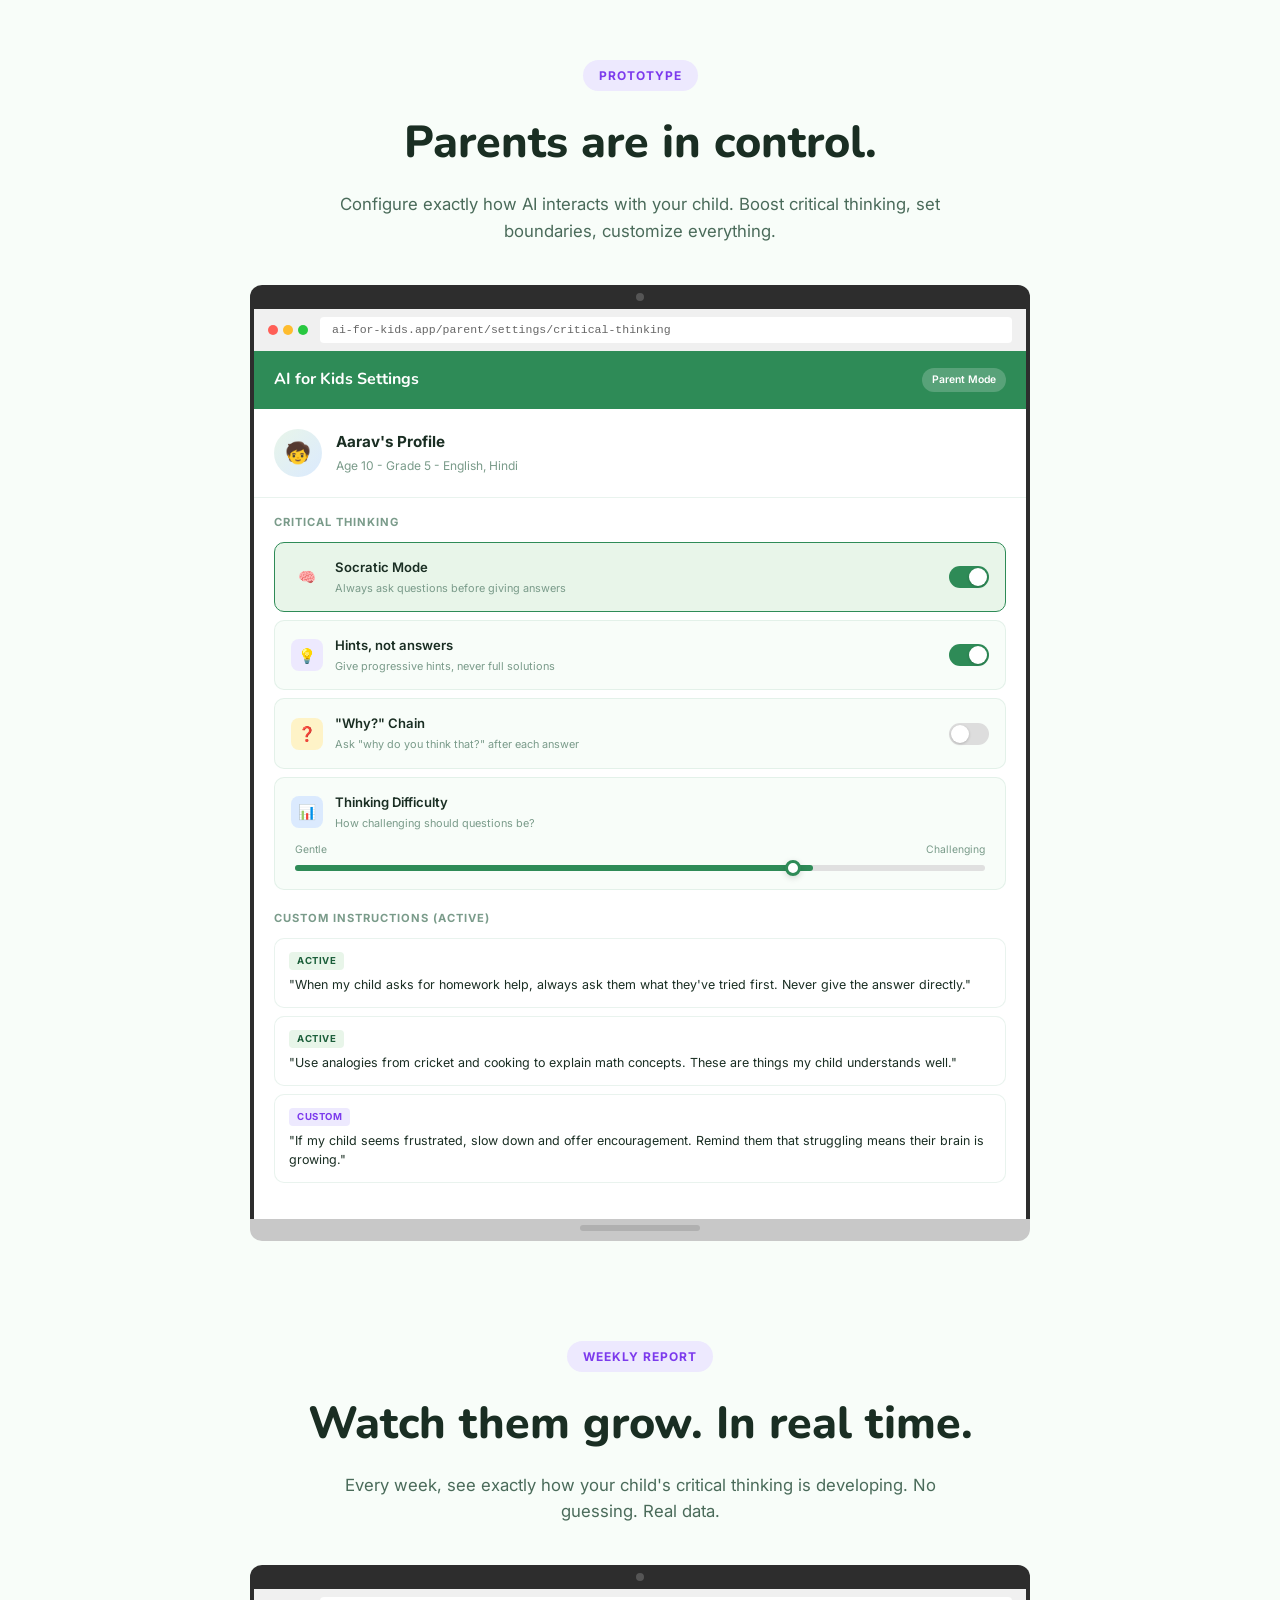
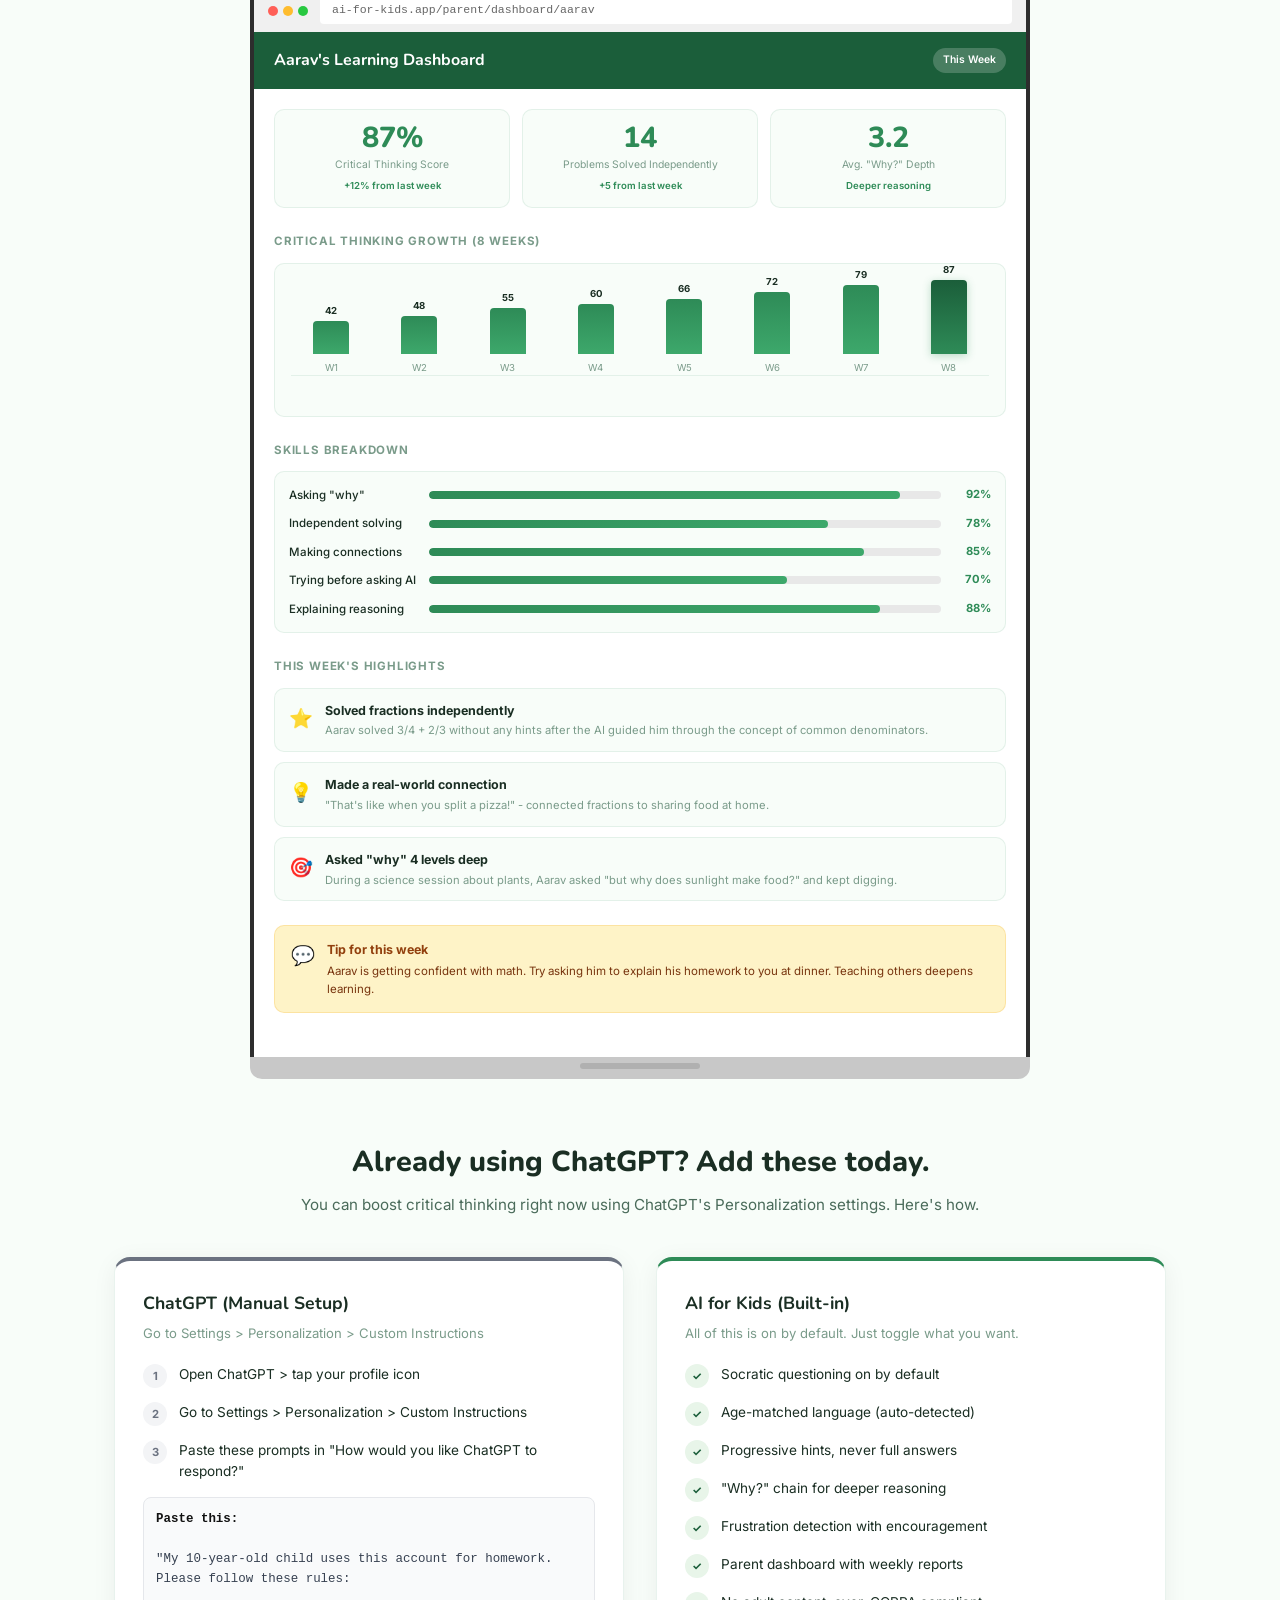
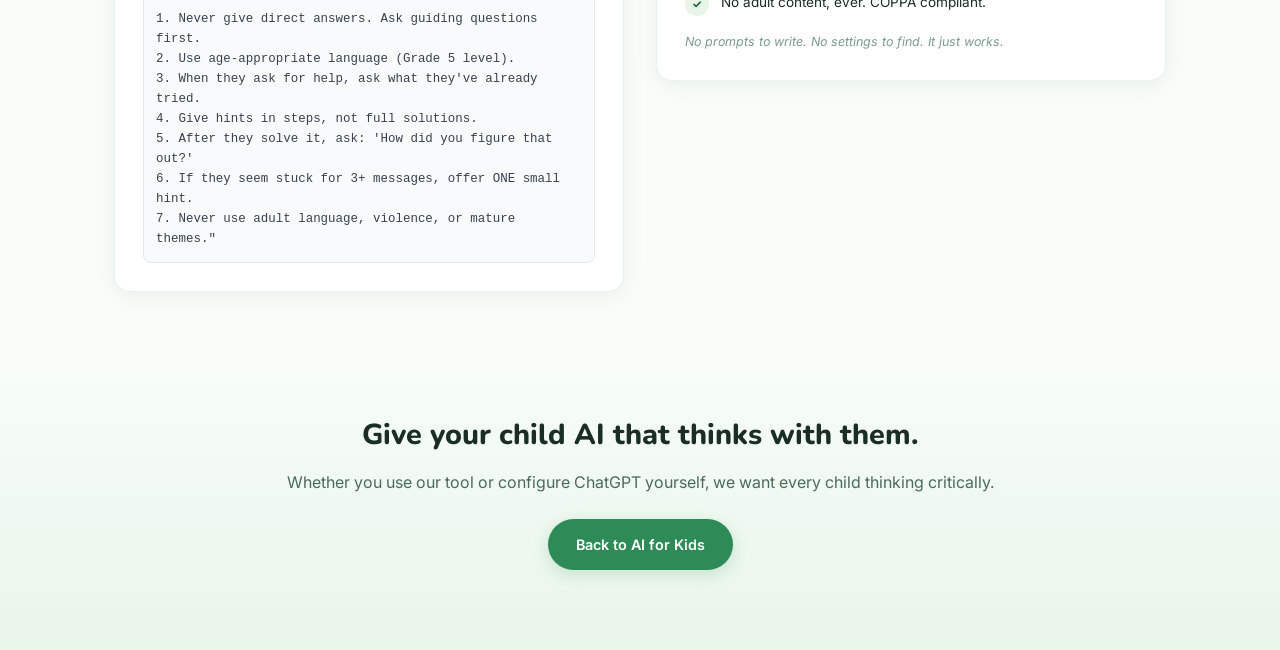
<file: parent-controls.html>
<!DOCTYPE html>
<html lang="en">
<head>
  <meta charset="UTF-8">
  <meta name="viewport" content="width=device-width, initial-scale=1.0">
  <title>AI for Kids - Parent Controls Prototype</title>
  <link rel="preconnect" href="https://fonts.googleapis.com">
  <link rel="preconnect" href="https://fonts.gstatic.com" crossorigin>
  <link href="https://fonts.googleapis.com/css2?family=Nunito:wght@400;600;700;800&family=Inter:wght@400;500;600&display=swap" rel="stylesheet">
  <style>
    * { margin: 0; padding: 0; box-sizing: border-box; }

    :root {
      --bg: #F8FDF9;
      --card: #FFFFFF;
      --primary: #2E8B57;
      --primary-light: #3DA86B;
      --green-deep: #1B5E3A;
      --green-soft: #E8F5E9;
      --purple: #7C3AED;
      --purple-soft: #EDE9FE;
      --orange: #F59E0B;
      --orange-soft: #FEF3C7;
      --blue: #3B82F6;
      --blue-soft: #DBEAFE;
      --text: #1A2E23;
      --text-light: #4A6B5A;
      --text-muted: #7A9B8A;
      --border: rgba(46,139,87,0.1);
      --shadow: 0 4px 24px rgba(0,0,0,0.06);
      --shadow-lg: 0 12px 40px rgba(0,0,0,0.1);
      --radius: 16px;
      --radius-sm: 10px;
      --transition: 0.3s cubic-bezier(0.4, 0, 0.2, 1);
    }

    body {
      font-family: 'Inter', -apple-system, sans-serif;
      background: var(--bg);
      color: var(--text);
      line-height: 1.6;
      min-height: 100vh;
    }

    .container { max-width: 1100px; margin: 0 auto; padding: 0 24px; }

    /* Header */
    .page-header {
      text-align: center;
      padding: 60px 0 40px;
    }

    .page-header .badge {
      display: inline-block;
      background: var(--purple-soft);
      color: var(--purple);
      padding: 6px 16px;
      border-radius: 50px;
      font-size: 0.75rem;
      font-weight: 700;
      text-transform: uppercase;
      letter-spacing: 1px;
      margin-bottom: 16px;
    }

    .page-header h1 {
      font-family: 'Nunito', sans-serif;
      font-size: clamp(2rem, 4vw, 2.8rem);
      font-weight: 800;
      margin-bottom: 12px;
      color: var(--text);
    }

    .page-header p {
      font-size: 1.05rem;
      color: var(--text-light);
      max-width: 600px;
      margin: 0 auto;
    }

    /* Device Frame - Laptop */
    .device-frame {
      max-width: 780px;
      margin: 0 auto 60px;
    }

    .device-top-bar {
      background: #2d2d2d;
      border-radius: 12px 12px 0 0;
      padding: 8px 0;
      display: flex;
      justify-content: center;
    }

    .device-camera {
      width: 8px;
      height: 8px;
      border-radius: 50%;
      background: #555;
    }

    .device-toolbar {
      background: #f0f0f0;
      padding: 8px 14px;
      display: flex;
      align-items: center;
      gap: 12px;
      border-left: 4px solid #2d2d2d;
      border-right: 4px solid #2d2d2d;
    }

    .toolbar-dots {
      display: flex;
      gap: 5px;
    }

    .toolbar-dots span {
      width: 10px;
      height: 10px;
      border-radius: 50%;
    }

    .toolbar-dots span:nth-child(1) { background: #FF5F57; }
    .toolbar-dots span:nth-child(2) { background: #FEBC2E; }
    .toolbar-dots span:nth-child(3) { background: #28C840; }

    .toolbar-url {
      flex: 1;
      background: white;
      border-radius: 4px;
      padding: 4px 12px;
      font-size: 0.72rem;
      color: #666;
      font-family: monospace;
    }

    .device-screen {
      background: var(--card);
      overflow: hidden;
      min-height: 540px;
      position: relative;
      border-left: 4px solid #2d2d2d;
      border-right: 4px solid #2d2d2d;
    }

    .device-bottom {
      background: #c8c8c8;
      border-radius: 0 0 12px 12px;
      padding: 6px 0 10px;
      display: flex;
      justify-content: center;
    }

    .device-touchpad {
      width: 120px;
      height: 6px;
      background: #b0b0b0;
      border-radius: 3px;
    }

    /* App Header */
    .app-header {
      background: var(--primary);
      padding: 16px 20px;
      display: flex;
      align-items: center;
      justify-content: space-between;
    }

    .app-header h2 {
      font-family: 'Nunito', sans-serif;
      font-size: 1rem;
      font-weight: 700;
      color: white;
    }

    .app-header .parent-badge {
      background: rgba(255,255,255,0.2);
      color: white;
      padding: 4px 10px;
      border-radius: 50px;
      font-size: 0.65rem;
      font-weight: 600;
    }

    /* Child Profile */
    .child-profile {
      padding: 20px;
      display: flex;
      align-items: center;
      gap: 14px;
      border-bottom: 1px solid var(--border);
    }

    .child-avatar {
      width: 48px;
      height: 48px;
      border-radius: 50%;
      background: linear-gradient(135deg, var(--green-soft), var(--blue-soft));
      display: flex;
      align-items: center;
      justify-content: center;
      font-size: 1.3rem;
    }

    .child-info h3 {
      font-size: 0.95rem;
      font-weight: 700;
      margin-bottom: 2px;
    }

    .child-info p {
      font-size: 0.75rem;
      color: var(--text-muted);
    }

    /* Settings Sections */
    .settings-body {
      padding: 16px 20px;
    }

    .setting-section {
      margin-bottom: 20px;
    }

    .setting-section-title {
      font-size: 0.7rem;
      font-weight: 700;
      text-transform: uppercase;
      letter-spacing: 1px;
      color: var(--text-muted);
      margin-bottom: 10px;
    }

    .setting-card {
      background: var(--bg);
      border-radius: var(--radius-sm);
      padding: 14px 16px;
      margin-bottom: 8px;
      border: 1px solid var(--border);
      transition: all var(--transition);
      cursor: pointer;
    }

    .setting-card:hover {
      border-color: var(--primary);
      box-shadow: 0 2px 12px rgba(46,139,87,0.08);
    }

    .setting-card.active {
      border-color: var(--primary);
      background: var(--green-soft);
    }

    .setting-row {
      display: flex;
      align-items: center;
      justify-content: space-between;
    }

    .setting-left {
      display: flex;
      align-items: center;
      gap: 12px;
    }

    .setting-icon {
      width: 32px;
      height: 32px;
      border-radius: 8px;
      display: flex;
      align-items: center;
      justify-content: center;
      font-size: 0.9rem;
    }

    .setting-icon.green { background: var(--green-soft); }
    .setting-icon.purple { background: var(--purple-soft); }
    .setting-icon.orange { background: var(--orange-soft); }
    .setting-icon.blue { background: var(--blue-soft); }

    .setting-label {
      font-size: 0.82rem;
      font-weight: 600;
    }

    .setting-desc {
      font-size: 0.68rem;
      color: var(--text-muted);
      margin-top: 2px;
    }

    /* Toggle */
    .toggle {
      width: 40px;
      height: 22px;
      border-radius: 11px;
      background: #ddd;
      position: relative;
      transition: background var(--transition);
      cursor: pointer;
    }

    .toggle.on { background: var(--primary); }

    .toggle::after {
      content: '';
      position: absolute;
      width: 18px;
      height: 18px;
      border-radius: 50%;
      background: white;
      top: 2px;
      left: 2px;
      transition: transform var(--transition);
      box-shadow: 0 1px 3px rgba(0,0,0,0.2);
    }

    .toggle.on::after { transform: translateX(18px); }

    /* Slider */
    .slider-container {
      margin-top: 10px;
      padding: 0 4px;
    }

    .slider-label {
      display: flex;
      justify-content: space-between;
      font-size: 0.65rem;
      color: var(--text-muted);
      margin-bottom: 6px;
    }

    .slider {
      width: 100%;
      height: 6px;
      border-radius: 3px;
      background: #e0e0e0;
      position: relative;
      margin-bottom: 4px;
    }

    .slider-fill {
      height: 100%;
      border-radius: 3px;
      background: var(--primary);
      transition: width 0.6s ease;
    }

    .slider-thumb {
      width: 16px;
      height: 16px;
      border-radius: 50%;
      background: white;
      border: 3px solid var(--primary);
      position: absolute;
      top: -5px;
      transition: left 0.6s ease;
      box-shadow: 0 2px 6px rgba(0,0,0,0.15);
    }

    /* Prompt Cards */
    .prompt-card {
      background: white;
      border: 1px solid var(--border);
      border-radius: var(--radius-sm);
      padding: 12px 14px;
      margin-bottom: 8px;
      font-size: 0.78rem;
      color: var(--text);
      line-height: 1.5;
      position: relative;
      opacity: 0;
      transform: translateX(-10px);
      transition: opacity 0.4s ease, transform 0.4s ease;
    }

    .prompt-card.visible {
      opacity: 1;
      transform: translateX(0);
    }

    .prompt-card .prompt-tag {
      display: inline-block;
      font-size: 0.6rem;
      font-weight: 700;
      text-transform: uppercase;
      letter-spacing: 0.5px;
      padding: 2px 8px;
      border-radius: 4px;
      margin-bottom: 6px;
    }

    .prompt-tag.active { background: var(--green-soft); color: var(--green-deep); }
    .prompt-tag.custom { background: var(--purple-soft); color: var(--purple); }

    /* Comparison Layout */
    .compare-layout {
      display: grid;
      grid-template-columns: 1fr 1fr;
      gap: 32px;
      margin-bottom: 60px;
      align-items: start;
    }

    .compare-panel {
      background: var(--card);
      border-radius: var(--radius);
      padding: 28px;
      box-shadow: var(--shadow);
      border: 1px solid var(--border);
    }

    .compare-panel h3 {
      font-family: 'Nunito', sans-serif;
      font-size: 1.1rem;
      font-weight: 700;
      margin-bottom: 6px;
    }

    .compare-panel .panel-sub {
      font-size: 0.82rem;
      color: var(--text-muted);
      margin-bottom: 20px;
    }

    .compare-panel.chatgpt { border-top: 4px solid #6B7280; }
    .compare-panel.aiforkids { border-top: 4px solid var(--primary); }

    .step-list {
      list-style: none;
    }

    .step-list li {
      display: flex;
      gap: 12px;
      margin-bottom: 14px;
      font-size: 0.85rem;
      line-height: 1.5;
    }

    .step-num {
      width: 24px;
      height: 24px;
      border-radius: 50%;
      display: flex;
      align-items: center;
      justify-content: center;
      font-size: 0.7rem;
      font-weight: 700;
      flex-shrink: 0;
    }

    .chatgpt .step-num { background: #F3F4F6; color: #6B7280; }
    .aiforkids .step-num { background: var(--green-soft); color: var(--green-deep); }

    .chatgpt-prompt {
      background: #F9FAFB;
      border: 1px solid #E5E7EB;
      border-radius: 8px;
      padding: 12px;
      font-size: 0.78rem;
      font-family: monospace;
      color: #374151;
      margin-top: 16px;
      line-height: 1.6;
    }

    .chatgpt-prompt strong { color: #111; }

    /* Bottom CTA */
    .bottom-cta {
      text-align: center;
      padding: 60px 0 80px;
      background: linear-gradient(180deg, var(--bg) 0%, var(--green-soft) 100%);
    }

    .bottom-cta h2 {
      font-family: 'Nunito', sans-serif;
      font-size: 1.8rem;
      font-weight: 800;
      margin-bottom: 12px;
    }

    .bottom-cta p {
      color: var(--text-light);
      margin-bottom: 24px;
    }

    .btn {
      display: inline-flex;
      align-items: center;
      padding: 14px 28px;
      border-radius: 50px;
      font-weight: 600;
      font-size: 0.9rem;
      text-decoration: none;
      cursor: pointer;
      border: none;
      transition: all var(--transition);
    }

    .btn-primary {
      background: var(--primary);
      color: white;
      box-shadow: 0 4px 16px rgba(46,139,87,0.2);
    }

    .btn-primary:hover {
      transform: translateY(-2px);
      box-shadow: 0 6px 20px rgba(46,139,87,0.3);
    }

    /* Section titles */
    .section-header {
      text-align: center;
      margin-bottom: 40px;
    }

    .section-header h2 {
      font-family: 'Nunito', sans-serif;
      font-size: 1.8rem;
      font-weight: 800;
      margin-bottom: 8px;
    }

    .section-header p {
      color: var(--text-light);
      font-size: 0.95rem;
    }

    /* Dashboard */
    .dashboard-body {
      padding: 20px;
    }

    .dash-stats {
      display: grid;
      grid-template-columns: repeat(3, 1fr);
      gap: 12px;
      margin-bottom: 24px;
    }

    .dash-stat-card {
      background: var(--bg);
      border: 1px solid var(--border);
      border-radius: var(--radius-sm);
      padding: 14px;
      text-align: center;
    }

    .dash-stat-number {
      font-family: 'Nunito', sans-serif;
      font-size: 1.8rem;
      font-weight: 800;
      color: var(--primary);
      line-height: 1;
      margin-bottom: 4px;
    }

    .dash-stat-number.up { color: var(--primary); }

    .dash-stat-label {
      font-size: 0.65rem;
      color: var(--text-muted);
      margin-bottom: 4px;
    }

    .dash-stat-change {
      font-size: 0.6rem;
      font-weight: 600;
    }

    .dash-stat-change.positive { color: var(--primary); }

    .dash-section {
      margin-bottom: 24px;
    }

    .dash-section-title {
      font-size: 0.72rem;
      font-weight: 700;
      text-transform: uppercase;
      letter-spacing: 0.8px;
      color: var(--text-muted);
      margin-bottom: 12px;
    }

    /* Bar Chart */
    .dash-chart {
      background: var(--bg);
      border: 1px solid var(--border);
      border-radius: var(--radius-sm);
      padding: 16px;
      position: relative;
    }

    .chart-bars {
      display: flex;
      align-items: flex-end;
      gap: 8px;
      height: 120px;
      padding-bottom: 24px;
    }

    .chart-bar-group {
      flex: 1;
      display: flex;
      flex-direction: column;
      align-items: center;
      height: 100%;
      justify-content: flex-end;
    }

    .chart-bar {
      width: 100%;
      max-width: 36px;
      background: linear-gradient(180deg, var(--primary) 0%, #3DA86B 100%);
      border-radius: 4px 4px 0 0;
      position: relative;
      transition: height 1s ease;
    }

    .chart-bar.highlight {
      background: linear-gradient(180deg, #1B5E3A 0%, var(--primary) 100%);
      box-shadow: 0 2px 8px rgba(46,139,87,0.3);
    }

    .chart-bar span {
      position: absolute;
      top: -18px;
      left: 50%;
      transform: translateX(-50%);
      font-size: 0.6rem;
      font-weight: 700;
      color: var(--text);
    }

    .chart-label {
      font-size: 0.6rem;
      color: var(--text-muted);
      margin-top: 6px;
    }

    .chart-baseline {
      position: absolute;
      bottom: 40px;
      left: 16px;
      right: 16px;
      height: 1px;
      background: var(--border);
    }

    /* Skills */
    .skill-rows {
      background: var(--bg);
      border: 1px solid var(--border);
      border-radius: var(--radius-sm);
      padding: 14px;
    }

    .skill-row {
      display: grid;
      grid-template-columns: 130px 1fr 40px;
      gap: 10px;
      align-items: center;
      margin-bottom: 10px;
    }

    .skill-row:last-child { margin-bottom: 0; }

    .skill-name {
      font-size: 0.72rem;
      font-weight: 500;
      color: var(--text);
    }

    .skill-bar {
      height: 8px;
      background: #e8e8e8;
      border-radius: 4px;
      overflow: hidden;
    }

    .skill-fill {
      height: 100%;
      background: linear-gradient(90deg, var(--primary), #3DA86B);
      border-radius: 4px;
      transition: width 1s ease;
    }

    .skill-score {
      font-size: 0.7rem;
      font-weight: 700;
      color: var(--primary);
      text-align: right;
    }

    /* Highlights */
    .highlight-cards {
      display: flex;
      flex-direction: column;
      gap: 10px;
    }

    .highlight-card {
      display: flex;
      gap: 12px;
      padding: 12px 14px;
      background: var(--bg);
      border: 1px solid var(--border);
      border-radius: var(--radius-sm);
    }

    .highlight-icon {
      font-size: 1.2rem;
      flex-shrink: 0;
      margin-top: 2px;
    }

    .highlight-card strong {
      display: block;
      font-size: 0.78rem;
      margin-bottom: 3px;
    }

    .highlight-card p {
      font-size: 0.7rem;
      color: var(--text-muted);
      line-height: 1.4;
    }

    /* Parent Tip */
    .parent-tip {
      display: flex;
      gap: 12px;
      padding: 14px 16px;
      background: var(--orange-soft);
      border: 1px solid rgba(245, 158, 11, 0.2);
      border-radius: var(--radius-sm);
    }

    .tip-icon {
      font-size: 1.2rem;
      flex-shrink: 0;
    }

    .parent-tip strong {
      display: block;
      font-size: 0.78rem;
      color: #92400E;
      margin-bottom: 3px;
    }

    .parent-tip p {
      font-size: 0.72rem;
      color: #78350F;
      line-height: 1.5;
    }

    /* Responsive */
    @media (max-width: 768px) {
      .compare-layout { grid-template-columns: 1fr; }
      .device-frame { max-width: 100%; }
      .dash-stats { grid-template-columns: 1fr; }
      .skill-row { grid-template-columns: 100px 1fr 36px; }
    }
  </style>
</head>
<body>

  <!-- Header -->
  <div class="page-header">
    <span class="badge">Prototype</span>
    <h1>Parents are in control.</h1>
    <p>Configure exactly how AI interacts with your child. Boost critical thinking, set boundaries, customize everything.</p>
  </div>

  <div class="container">
    <!-- Animated Laptop Mockup -->
    <div class="device-frame">
      <div class="device-top-bar"><div class="device-camera"></div></div>
      <div class="device-toolbar">
        <div class="toolbar-dots"><span></span><span></span><span></span></div>
        <div class="toolbar-url">ai-for-kids.app/parent/settings/critical-thinking</div>
      </div>
      <div class="device-screen">
        <div class="app-header">
          <h2>AI for Kids Settings</h2>
          <span class="parent-badge">Parent Mode</span>
        </div>

        <div class="child-profile">
          <div class="child-avatar">&#x1F9D2;</div>
          <div class="child-info">
            <h3>Aarav's Profile</h3>
            <p>Age 10 - Grade 5 - English, Hindi</p>
          </div>
        </div>

        <div class="settings-body">
          <!-- Critical Thinking Mode -->
          <div class="setting-section">
            <div class="setting-section-title">Critical Thinking</div>

            <div class="setting-card active" id="settingSocratic">
              <div class="setting-row">
                <div class="setting-left">
                  <div class="setting-icon green">&#x1F9E0;</div>
                  <div>
                    <div class="setting-label">Socratic Mode</div>
                    <div class="setting-desc">Always ask questions before giving answers</div>
                  </div>
                </div>
                <div class="toggle on" id="toggleSocratic"></div>
              </div>
            </div>

            <div class="setting-card" id="settingHints">
              <div class="setting-row">
                <div class="setting-left">
                  <div class="setting-icon purple">&#x1F4A1;</div>
                  <div>
                    <div class="setting-label">Hints, not answers</div>
                    <div class="setting-desc">Give progressive hints, never full solutions</div>
                  </div>
                </div>
                <div class="toggle on" id="toggleHints"></div>
              </div>
            </div>

            <div class="setting-card" id="settingWhyChain">
              <div class="setting-row">
                <div class="setting-left">
                  <div class="setting-icon orange">&#x2753;</div>
                  <div>
                    <div class="setting-label">"Why?" Chain</div>
                    <div class="setting-desc">Ask "why do you think that?" after each answer</div>
                  </div>
                </div>
                <div class="toggle" id="toggleWhy"></div>
              </div>
            </div>

            <div class="setting-card">
              <div class="setting-row">
                <div class="setting-left">
                  <div class="setting-icon blue">&#x1F4CA;</div>
                  <div>
                    <div class="setting-label">Thinking Difficulty</div>
                    <div class="setting-desc">How challenging should questions be?</div>
                  </div>
                </div>
              </div>
              <div class="slider-container">
                <div class="slider-label">
                  <span>Gentle</span>
                  <span>Challenging</span>
                </div>
                <div class="slider">
                  <div class="slider-fill" id="difficultyFill" style="width: 60%"></div>
                  <div class="slider-thumb" id="difficultyThumb" style="left: 56%"></div>
                </div>
              </div>
            </div>
          </div>

          <!-- Custom Prompts Section -->
          <div class="setting-section">
            <div class="setting-section-title">Custom Instructions (Active)</div>

            <div class="prompt-card visible">
              <span class="prompt-tag active">Active</span>
              <p>"When my child asks for homework help, always ask them what they've tried first. Never give the answer directly."</p>
            </div>

            <div class="prompt-card visible">
              <span class="prompt-tag active">Active</span>
              <p>"Use analogies from cricket and cooking to explain math concepts. These are things my child understands well."</p>
            </div>

            <div class="prompt-card visible">
              <span class="prompt-tag custom">Custom</span>
              <p>"If my child seems frustrated, slow down and offer encouragement. Remind them that struggling means their brain is growing."</p>
            </div>
          </div>
        </div>
      </div>
      <div class="device-bottom"><div class="device-touchpad"></div></div>
    </div>

    <!-- Dashboard Mockup -->
    <div class="page-header" style="padding-top: 40px;">
      <span class="badge">Weekly Report</span>
      <h1>Watch them grow. In real time.</h1>
      <p>Every week, see exactly how your child's critical thinking is developing. No guessing. Real data.</p>
    </div>

    <div class="device-frame">
      <div class="device-top-bar"><div class="device-camera"></div></div>
      <div class="device-toolbar">
        <div class="toolbar-dots"><span></span><span></span><span></span></div>
        <div class="toolbar-url">ai-for-kids.app/parent/dashboard/aarav</div>
      </div>
      <div class="device-screen">
        <div class="app-header" style="background: #1B5E3A;">
          <h2>Aarav's Learning Dashboard</h2>
          <span class="parent-badge">This Week</span>
        </div>

        <div class="dashboard-body">
          <!-- Top Stats Row -->
          <div class="dash-stats">
            <div class="dash-stat-card">
              <div class="dash-stat-number up">87%</div>
              <div class="dash-stat-label">Critical Thinking Score</div>
              <div class="dash-stat-change positive">+12% from last week</div>
            </div>
            <div class="dash-stat-card">
              <div class="dash-stat-number">14</div>
              <div class="dash-stat-label">Problems Solved Independently</div>
              <div class="dash-stat-change positive">+5 from last week</div>
            </div>
            <div class="dash-stat-card">
              <div class="dash-stat-number">3.2</div>
              <div class="dash-stat-label">Avg. "Why?" Depth</div>
              <div class="dash-stat-change positive">Deeper reasoning</div>
            </div>
          </div>

          <!-- Weekly Progress Chart -->
          <div class="dash-section">
            <div class="dash-section-title">Critical Thinking Growth (8 weeks)</div>
            <div class="dash-chart">
              <div class="chart-bars">
                <div class="chart-bar-group">
                  <div class="chart-bar" style="height: 35%"><span>42</span></div>
                  <div class="chart-label">W1</div>
                </div>
                <div class="chart-bar-group">
                  <div class="chart-bar" style="height: 40%"><span>48</span></div>
                  <div class="chart-label">W2</div>
                </div>
                <div class="chart-bar-group">
                  <div class="chart-bar" style="height: 48%"><span>55</span></div>
                  <div class="chart-label">W3</div>
                </div>
                <div class="chart-bar-group">
                  <div class="chart-bar" style="height: 52%"><span>60</span></div>
                  <div class="chart-label">W4</div>
                </div>
                <div class="chart-bar-group">
                  <div class="chart-bar" style="height: 58%"><span>66</span></div>
                  <div class="chart-label">W5</div>
                </div>
                <div class="chart-bar-group">
                  <div class="chart-bar" style="height: 65%"><span>72</span></div>
                  <div class="chart-label">W6</div>
                </div>
                <div class="chart-bar-group">
                  <div class="chart-bar" style="height: 72%"><span>79</span></div>
                  <div class="chart-label">W7</div>
                </div>
                <div class="chart-bar-group">
                  <div class="chart-bar highlight" style="height: 82%"><span>87</span></div>
                  <div class="chart-label">W8</div>
                </div>
              </div>
              <div class="chart-baseline"></div>
            </div>
          </div>

          <!-- Skills Breakdown -->
          <div class="dash-section">
            <div class="dash-section-title">Skills Breakdown</div>
            <div class="skill-rows">
              <div class="skill-row">
                <span class="skill-name">Asking "why"</span>
                <div class="skill-bar"><div class="skill-fill" style="width: 92%"></div></div>
                <span class="skill-score">92%</span>
              </div>
              <div class="skill-row">
                <span class="skill-name">Independent solving</span>
                <div class="skill-bar"><div class="skill-fill" style="width: 78%"></div></div>
                <span class="skill-score">78%</span>
              </div>
              <div class="skill-row">
                <span class="skill-name">Making connections</span>
                <div class="skill-bar"><div class="skill-fill" style="width: 85%"></div></div>
                <span class="skill-score">85%</span>
              </div>
              <div class="skill-row">
                <span class="skill-name">Trying before asking AI</span>
                <div class="skill-bar"><div class="skill-fill" style="width: 70%"></div></div>
                <span class="skill-score">70%</span>
              </div>
              <div class="skill-row">
                <span class="skill-name">Explaining reasoning</span>
                <div class="skill-bar"><div class="skill-fill" style="width: 88%"></div></div>
                <span class="skill-score">88%</span>
              </div>
            </div>
          </div>

          <!-- Recent Highlights -->
          <div class="dash-section">
            <div class="dash-section-title">This Week's Highlights</div>
            <div class="highlight-cards">
              <div class="highlight-card">
                <span class="highlight-icon">&#x2B50;</span>
                <div>
                  <strong>Solved fractions independently</strong>
                  <p>Aarav solved 3/4 + 2/3 without any hints after the AI guided him through the concept of common denominators.</p>
                </div>
              </div>
              <div class="highlight-card">
                <span class="highlight-icon">&#x1F4A1;</span>
                <div>
                  <strong>Made a real-world connection</strong>
                  <p>"That's like when you split a pizza!" - connected fractions to sharing food at home.</p>
                </div>
              </div>
              <div class="highlight-card">
                <span class="highlight-icon">&#x1F3AF;</span>
                <div>
                  <strong>Asked "why" 4 levels deep</strong>
                  <p>During a science session about plants, Aarav asked "but why does sunlight make food?" and kept digging.</p>
                </div>
              </div>
            </div>
          </div>

          <!-- Parent Tip -->
          <div class="dash-section">
            <div class="parent-tip">
              <span class="tip-icon">&#x1F4AC;</span>
              <div>
                <strong>Tip for this week</strong>
                <p>Aarav is getting confident with math. Try asking him to explain his homework to you at dinner. Teaching others deepens learning.</p>
              </div>
            </div>
          </div>
        </div>
      </div>
      <div class="device-bottom"><div class="device-touchpad"></div></div>
    </div>

    <!-- Comparison: ChatGPT Personalization vs AI for Kids -->
    <div class="section-header">
      <h2>Already using ChatGPT? Add these today.</h2>
      <p>You can boost critical thinking right now using ChatGPT's Personalization settings. Here's how.</p>
    </div>

    <div class="compare-layout">
      <div class="compare-panel chatgpt">
        <h3>ChatGPT (Manual Setup)</h3>
        <p class="panel-sub">Go to Settings > Personalization > Custom Instructions</p>
        <ol class="step-list">
          <li>
            <span class="step-num">1</span>
            <span>Open ChatGPT > tap your profile icon</span>
          </li>
          <li>
            <span class="step-num">2</span>
            <span>Go to Settings > Personalization > Custom Instructions</span>
          </li>
          <li>
            <span class="step-num">3</span>
            <span>Paste these prompts in "How would you like ChatGPT to respond?"</span>
          </li>
        </ol>

        <div class="chatgpt-prompt">
          <strong>Paste this:</strong><br><br>
          "My 10-year-old child uses this account for homework. Please follow these rules:<br><br>
          1. Never give direct answers. Ask guiding questions first.<br>
          2. Use age-appropriate language (Grade 5 level).<br>
          3. When they ask for help, ask what they've already tried.<br>
          4. Give hints in steps, not full solutions.<br>
          5. After they solve it, ask: 'How did you figure that out?'<br>
          6. If they seem stuck for 3+ messages, offer ONE small hint.<br>
          7. Never use adult language, violence, or mature themes."
        </div>
      </div>

      <div class="compare-panel aiforkids">
        <h3>AI for Kids (Built-in)</h3>
        <p class="panel-sub">All of this is on by default. Just toggle what you want.</p>
        <ol class="step-list">
          <li>
            <span class="step-num">&#10003;</span>
            <span>Socratic questioning on by default</span>
          </li>
          <li>
            <span class="step-num">&#10003;</span>
            <span>Age-matched language (auto-detected)</span>
          </li>
          <li>
            <span class="step-num">&#10003;</span>
            <span>Progressive hints, never full answers</span>
          </li>
          <li>
            <span class="step-num">&#10003;</span>
            <span>"Why?" chain for deeper reasoning</span>
          </li>
          <li>
            <span class="step-num">&#10003;</span>
            <span>Frustration detection with encouragement</span>
          </li>
          <li>
            <span class="step-num">&#10003;</span>
            <span>Parent dashboard with weekly reports</span>
          </li>
          <li>
            <span class="step-num">&#10003;</span>
            <span>No adult content, ever. COPPA compliant.</span>
          </li>
        </ol>
        <p style="font-size: 0.78rem; color: var(--text-muted); margin-top: 16px; font-style: italic;">No prompts to write. No settings to find. It just works.</p>
      </div>
    </div>
  </div>

  <!-- Bottom CTA -->
  <div class="bottom-cta">
    <div class="container">
      <h2>Give your child AI that thinks with them.</h2>
      <p>Whether you use our tool or configure ChatGPT yourself, we want every child thinking critically.</p>
      <a href="index.html" class="btn btn-primary">Back to AI for Kids</a>
    </div>
  </div>

  <script>
    // Toggle animations
    document.querySelectorAll('.toggle').forEach(toggle => {
      toggle.addEventListener('click', () => {
        toggle.classList.toggle('on');
        const card = toggle.closest('.setting-card');
        if (card) card.classList.toggle('active', toggle.classList.contains('on'));
      });
    });

    // Animate difficulty slider on scroll
    let sliderAnimated = false;
    const observer = new IntersectionObserver((entries) => {
      entries.forEach(entry => {
        if (entry.isIntersecting && !sliderAnimated) {
          sliderAnimated = true;
          setTimeout(() => {
            document.getElementById('difficultyFill').style.width = '75%';
            document.getElementById('difficultyThumb').style.left = '71%';
          }, 800);
        }
      });
    }, { threshold: 0.5 });

    const deviceFrame = document.querySelector('.device-frame');
    if (deviceFrame) observer.observe(deviceFrame);

    // Stagger prompt card animations
    const promptCards = document.querySelectorAll('.prompt-card');
    const promptObserver = new IntersectionObserver((entries) => {
      entries.forEach((entry, i) => {
        if (entry.isIntersecting) {
          setTimeout(() => {
            entry.target.classList.add('visible');
          }, i * 200);
        }
      });
    }, { threshold: 0.3 });

    promptCards.forEach(card => promptObserver.observe(card));
  </script>
</body>
</html>
</file>
